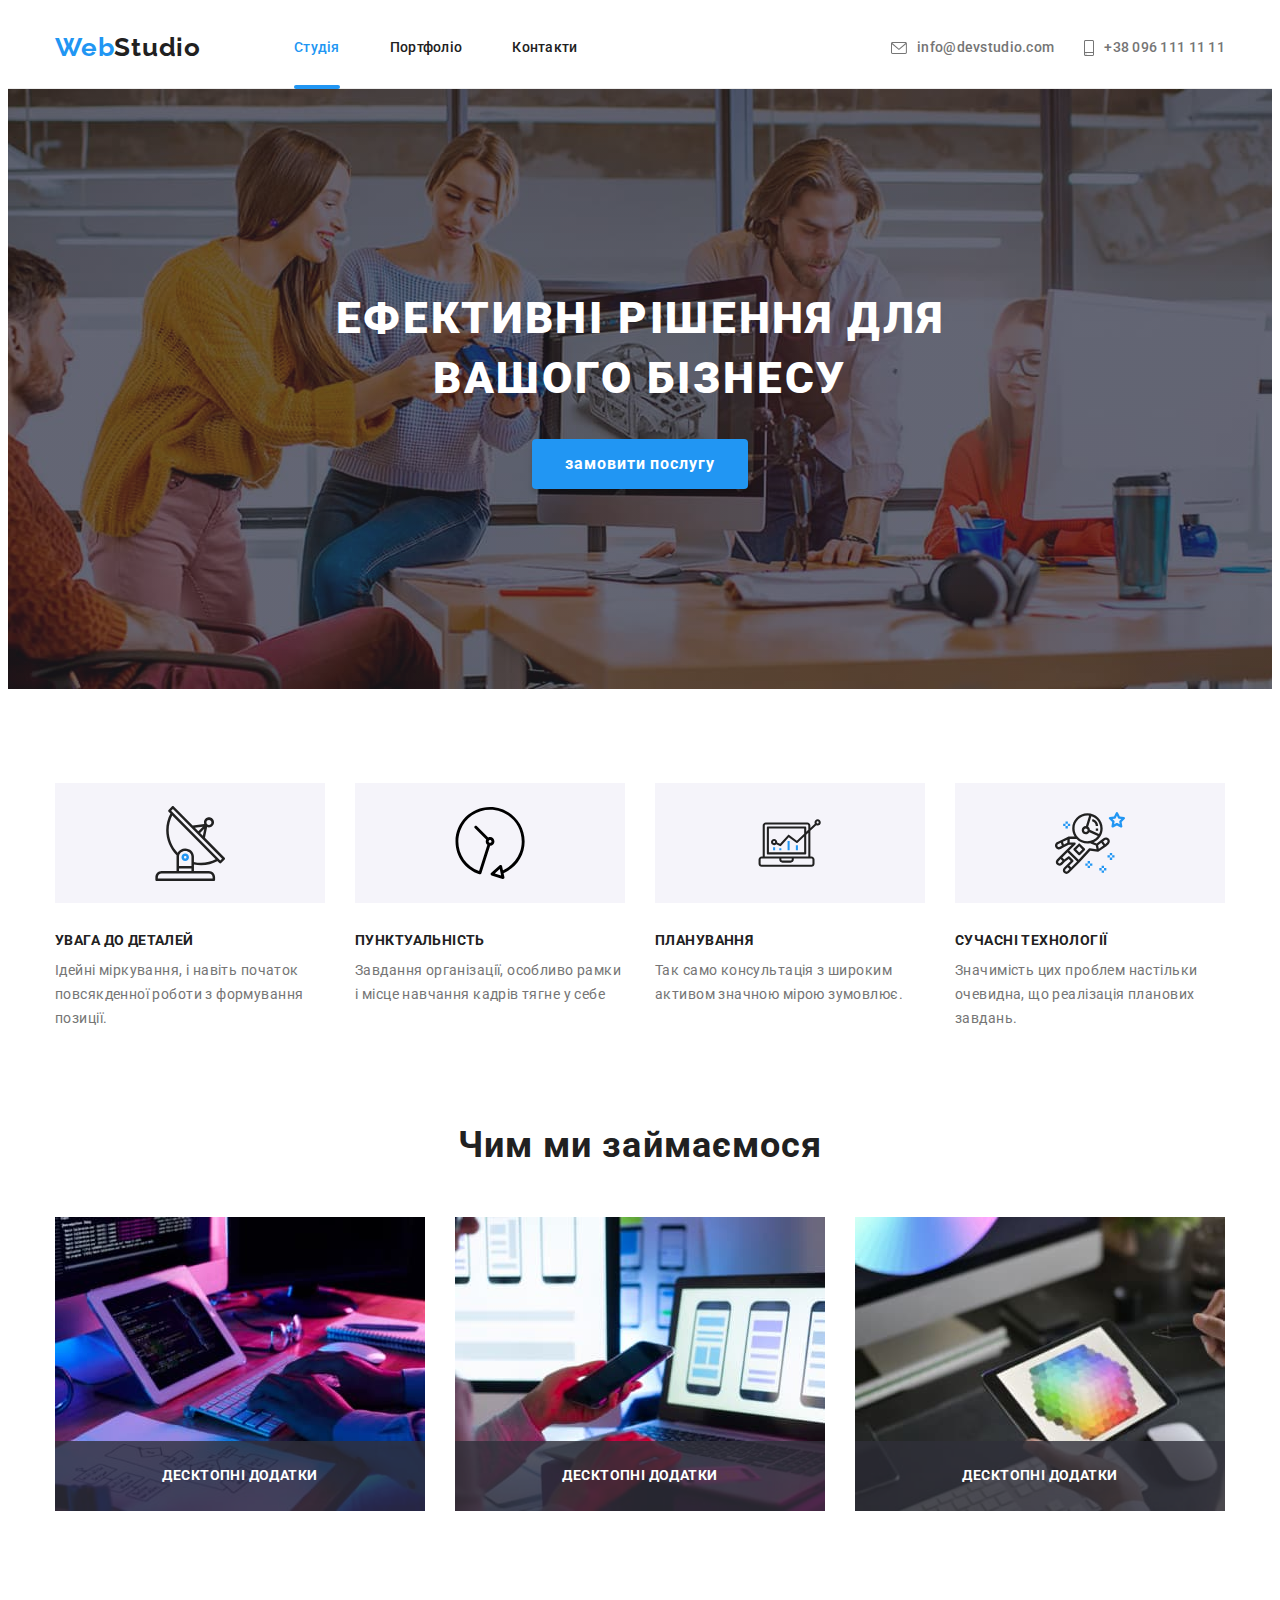
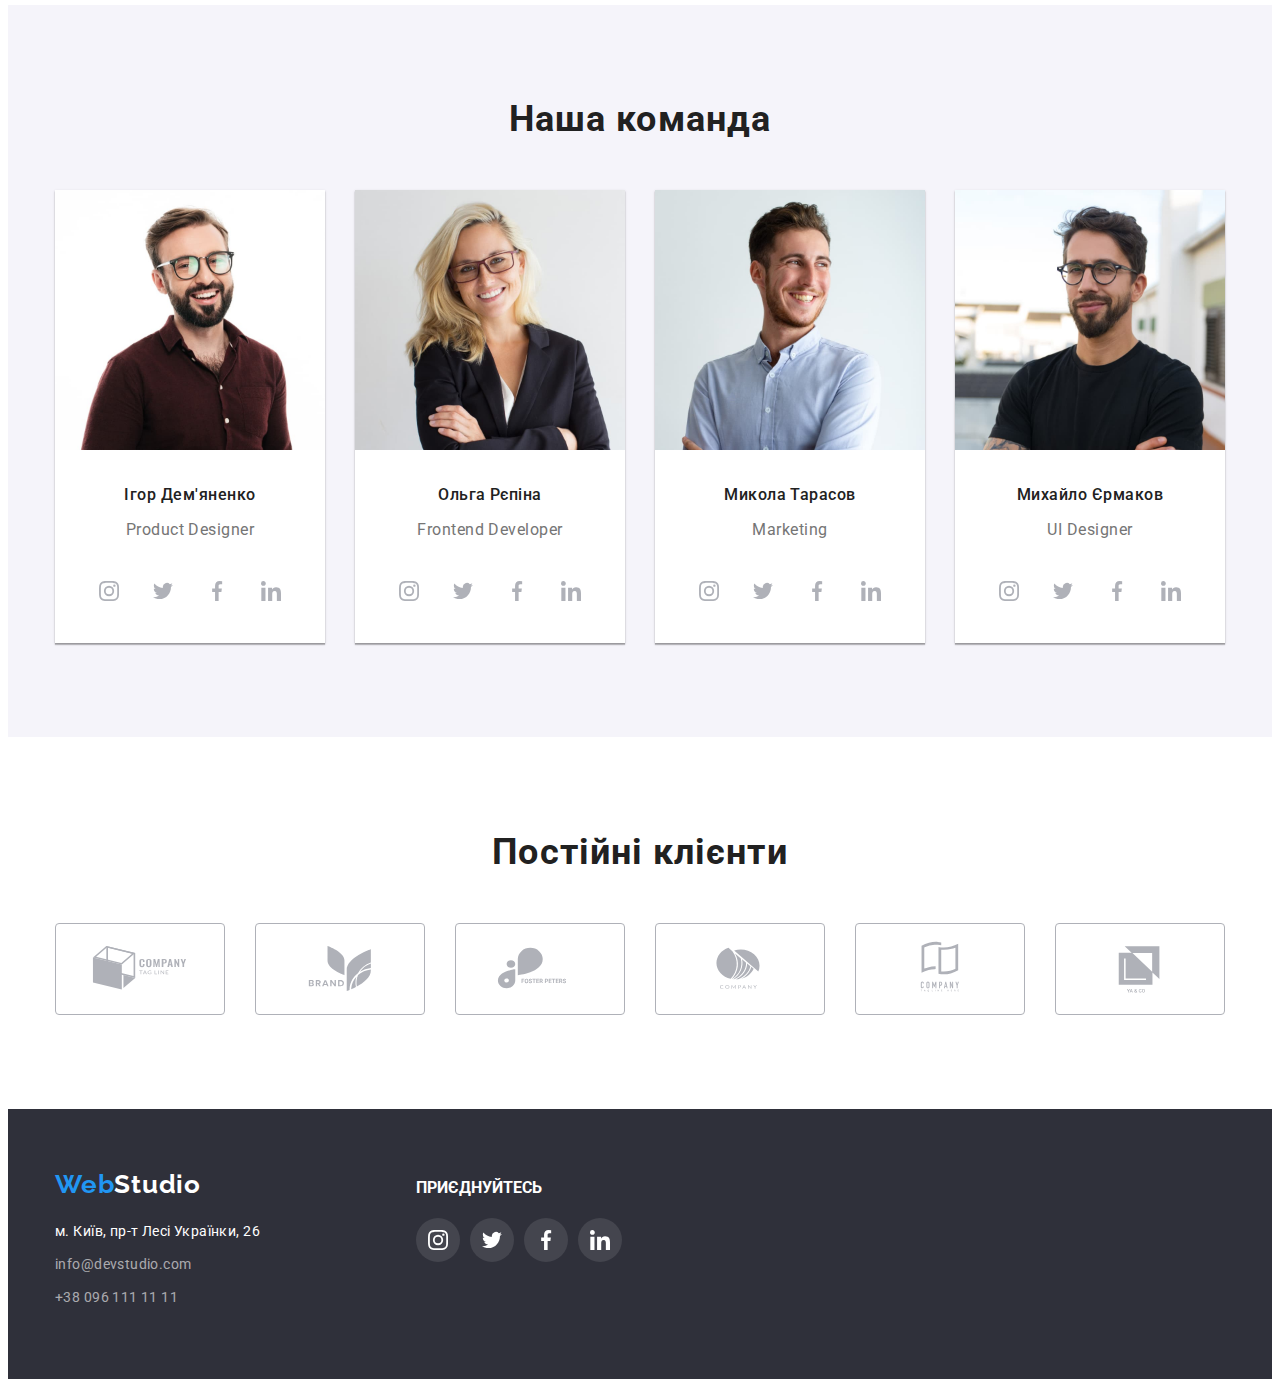
<file: index.html>
<!DOCTYPE html>
<html lang="uk">
<head>
    <meta charset="UTF-8">
    <meta http-equiv="X-UA-Compatible" content="IE=edge">
    <meta name="viewport" content="width=device-width, initial-scale=1.0">
    <title>Document</title> 
    <link rel="preconnect" href="https://fonts.googleapis.com">
    <link rel="preconnect" href="https://fonts.gstatic.com" crossorigin>
    <link href="https://fonts.googleapis.com/css2?family=Raleway:wght@700&family=Roboto:wght@400;500;700&display=swap" rel="stylesheet">
    <link rel="stylesheet" href="https://cdnjs.cloudflare.com/ajax/libs/modern-normalize/1.1.0/modern-normalize.min.css" integrity="sha512-wpPYUAdjBVSE4KJnH1VR1HeZfpl1ub8YT/NKx4PuQ5NmX2tKuGu6U/JRp5y+Y8XG2tV+wKQpNHVUX03MfMFn9Q==" crossorigin="anonymous" referrerpolicy="no-referrer" />   
    <link rel="stylesheet" href="./css/styles.css">
</head>
<body>
    
    <header class="site-header">
        <div class="container main-nove">
            <a href="./index.html" class="site-logo logo plus"><span class="site-logo logo-web">Web</span><span class="logo-studio">Studio</span></a>
        <nav>
            <ul class="site-nav list up ">
                <li class="iten box-reletiwe"> <a href="./index.html" class=" current navigetion plus site">Студія</a></li>
                <li class="iten box-reletiwe"> <a href="./portfolio.html" class="navigetion plus site">Портфоліо</a></li>
                <li class="iten box-reletiwe"> <a href="#" class="navigetion plus site">Контакти</a></li>
            </ul>
        </nav>
        <ul class="contakt list up">
            
            <li class="iten-contakt envelope list"> 
                <a href="mailto:info@devstudio.com" class="navigetion plus contakt mee envelope">
                    <svg class="icon-envelope" width="16" height="12" >
                        <use href="./images/symbol-defs.svg#icon-envelope"></use>
                    </svg>
                    info@devstudio.com
                </a>
            </li>
    
            <li class="iten-contakt smartphone"> 
                 <a href="tel:+380961111111" class="navigetion plus contakt mee mail">
                    <svg class="icon-smartphone" width="10" height="16">
                        <use href="./images/symbol-defs.svg#icon-smartphone"></use>
                    </svg>
                    +38 096 111 11 11
                </a>
            </li>
        </ul>
       </div>
       
    </header>
   <main>
        <section class="darkside hero section">
        
               <h1 class="big hero-title" id="hero-title">Ефективні рішення для вашого бізнесу</h1>
               <button type="button" class="btn primery" data-modal-open> замовити послугу </button>
        
            </section>


        <section class="section">
            <div class="container feature">
          <ul class="feature list">
              <li class="list-order antena"><h3 class="feature-title big">увага до деталей</h3>
              <p class="operations-text">Ідейні міркування, і навіть початок повсякденної роботи з формування позиції.</p></li>
              <li class="list-order vector"><h3 class="feature-title big">пунктуальність</h3>
              <p class="operations-text">Завдання організації, особливо рамки і місце навчання кадрів тягне у себе</p></li>
              <li class="list-order diagram"><h3 class="feature-title big">планування</h3>
              <p class="operations-text">Так само консультація з широким активом значною мірою зумовлює.</p></li>
             <li class="list-order astronaut"><h3 class="feature-title big">сучасні технології</h3>
             <p class="operations-text">Значимість цих проблем настільки очевидна, що реалізація планових завдань.</p></li>
          </ul>
        </div>
         </section>

         <section class="we-do section">
            <div class="container">
             <h2 class="what-we-do title">Чим ми займаємося</h2>
             <ul class="list what-we-do">
                <div class=" what-we-do box">
                    <li class="iten what-we-do">   
                         <img   src="./images/work.jpg" width="370" alt="робочий процесс дизайнера">
                        
                         <p class="what-we-do-efect">Десктопні додатки</p>
                        
                    </li>
                </div>
                <li class="iten what-we-do"> 
                   
                    <img  src="./images/work1.jpg" width="370" alt="робочий процесс дизайнера">
                
                    <p class="what-we-do-efect">Десктопні додатки</p>
                    
            </li>
                <li class="iten what-we-do">
                   
                        <img src="./images/work2.jpg" width="370" alt="робочий процесс дизайнера">
                    
                        <p class="what-we-do-efect">Десктопні додатки</p>
                
                </li>
             </ul>
            </div>
         </section>

        <section class="staff section">
            <div class="container">
             <h2 class="title staff">Наша команда</h2>
             <ul class="list staff">
                 <li class="downpicture"> 
                      <img src="./images/img.jpg" width="270" alt="Ігор Дем'яненко"> 
                      <h4 class="staff name">Ігор Дем'яненко</h4>
                      <p  class="staff posicion" lang="en">Product Designer</p>
                       
                      <ul class="list soc-list">
                        <li >
                            <a class="soc-link" href="">
                            <svg class="soc-icon" width="20" height="20">
                                <use href="./images/symbol-defs.svg#icon-instagram" ></use>
                            </svg>
                            </a>
                        </li>
                        <li>
                            <a class="soc-link" href="">
                            <svg class="soc-icon" width="20" height="20"> 
                                <use href="./images/symbol-defs.svg#icon-twitter"></use>
                            </svg>
                        </a>
                        </li>
                        <li >
                            <a class="soc-link" href="">
                            <svg class="soc-icon" width="20" height="20">
                                <use href="./images/symbol-defs.svg#icon-facebook"></use>
                            </svg>
                        </a>

                        </li>
                        <li>
                            <a class="soc-link" href="">
                            <svg class="soc-icon" width="20" height="20">
                                <use href="./images/symbol-defs.svg#icon-linkedin"></use>
                            </svg>
                        </a>
                        </li>
                      </ul>
                 </li>
                 <li class="downpicture"> 
                     <img src="./images/img1.jpg" width="270" alt="Ольга Рєпіна">
                     <h4 class="staff name">Ольга Рєпіна</h4>
                     <p class="staff posicion" lang="en">Frontend Developer</p>
                    
                     <ul class="list soc-list">
                        <li >
                            <a class="soc-link" href="">
                            <svg class="soc-icon" width="20" height="20">
                                <use href="./images/symbol-defs.svg#icon-instagram" ></use>
                            </svg>
                            </a>
                        </li>
                        <li class="www rrr">
                            <a class="soc-link" href="">
                            <svg class="soc-icon" width="20" height="20"> 
                                <use href="./images/symbol-defs.svg#icon-twitter"></use>
                            </svg>
                        </a>
                        </li>
                        <li >
                            <a class="soc-link" href="">
                            <svg class="soc-icon" width="20" height="20">
                                <use href="./images/symbol-defs.svg#icon-facebook"></use>
                            </svg>
                        </a>

                        </li>
                        <li>
                            <a class="soc-link" href="">
                            <svg class="soc-icon" width="20" height="20">
                                <use href="./images/symbol-defs.svg#icon-linkedin"></use>
                            </svg>
                        </a>
                        </li>
                      </ul>
                 </li >
                 <li class="downpicture"> 
                     <img src="./images/img2.jpg" width="270" alt="Микола Тарасов">
                     <h4 class="staff name">Микола Тарасов</h4>
                     <p class="staff posicion" lang="en">Marketing</p>
                     <ul class="list soc-list">
                        <li >
                            <a class="soc-link" href="">
                            <svg class="soc-icon" width="20" height="20">
                                <use href="./images/symbol-defs.svg#icon-instagram" ></use>
                            </svg>
                            </a>
                        </li>
                        <li>
                            <a class="soc-link" href="">
                            <svg class="soc-icon" width="20" height="20"> 
                                <use href="./images/symbol-defs.svg#icon-twitter"></use>
                            </svg>
                        </a>
                        </li>
                        <li >
                            <a class="soc-link" href="">
                            <svg class="soc-icon" width="20" height="20">
                                <use href="./images/symbol-defs.svg#icon-facebook"></use>
                            </svg>
                        </a>

                        </li>
                        <li>
                            <a class="soc-link" href="">
                            <svg class="soc-icon" width="20" height="20">
                                <use href="./images/symbol-defs.svg#icon-linkedin"></use>
                            </svg>
                        </a>
                        </li>
                      </ul>
                 </li>
                 <li class="downpicture"> 
                     <img src="./images/img3.jpg" width="270" alt="Михайло Єрмаков">
                     <h4 class="staff name">Михайло Єрмаков</h4>
                     <p class="staff posicion" lang="en">UI Designer</p>
                     <ul class="list soc-list">
                        <li >
                            <a class="soc-link" href="">
                            <svg class="soc-icon" width="20" height="20">
                                <use href="./images/symbol-defs.svg#icon-instagram" ></use>
                            </svg>
                            </a>
                        </li>
                        <li>
                            <a class="soc-link" href="">
                            <svg class="soc-icon" width="20" height="20"> 
                                <use href="./images/symbol-defs.svg#icon-twitter"></use>
                            </svg>
                        </a>
                        </li>
                        <li >
                            <a class="soc-link" href="">
                            <svg class="soc-icon" width="20" height="20">
                                <use href="./images/symbol-defs.svg#icon-facebook"></use>
                            </svg>
                        </a>

                        </li>
                        <li>
                            <a class="soc-link" href="">
                            <svg class="soc-icon" width="20" height="20">
                                <use href="./images/symbol-defs.svg#icon-linkedin"></use>
                            </svg>
                        </a>
                        </li>
                      </ul>
                 </li>
             </ul>
            </div>
        </section>
            <section class="section customers">
            <div class="container">
                <h2 class=" tile customers-title">Постійні клієнти</h2>
                <ul class=" list customers-list">
                    <li >
                        <a  class=" customers-box" href="#">
                        <svg class="icon-customers" width="106" height="60">
                            <use href="./images/symbol-defs.svg#icon-Client1"></use>
                        </svg>
                    </a>
                    </li>
                    <li >
                        <a class=" customers-box" href="#">
                            <svg class="icon-customers" width="106" height="60">
                                <use href="./images/symbol-defs.svg#icon-Client2"></use>
                            </svg>
                        </a>
                    </li>
                    <li >
                            <a class=" customers-box" href="#">
                                <svg class="icon-customers" width="106" height="60">
                                <use href="./images/symbol-defs.svg#icon-Client3"></use>
                            </svg>
                        </a>
                    </li>
                    <li>
                        <a  class=" customers-box" href="#">
                            <svg class="icon-customers" width="106" height="60">
                                <use href="./images/symbol-defs.svg#icon-Client4"></use>
                            </svg>
                        </a>
                    </li>
                    <li >
                        <a href="#" class=" customers-box">
                            <svg class="icon-customers" width="106" height="60">
                                <use href="./images/symbol-defs.svg#icon-Client5"></use>
                            </svg>
                        </a>
                    </li>
                    <li >
                        <a href="#" class=" customers-box">
                            <svg class="icon-customers" width="106" height="60">
                                <use href="./images/symbol-defs.svg#icon-Client6"></use>
                            </svg>
                        </a>
                    </li>
                
                        
                    </li>
                    
            
                </ul>

            </div>
        </section>
    </main>

    <footer class="darkside footer" >
        <div class="container down">
            <div class="information footer">
    
            <a href="./index.html" class="site-logo logo plus down"><span class="logo logo-web">Web</span><span class="logo down-studio">Studio</span></a>
        
  
        <address class="box footer" >
            <ul class="footer-contakt list contakt">
                <li class="footer address"><a class="address map" href="https://goo.gl/maps/JJp694LmXSiKLwUw6" target="_blank" rel="noopener noreferer">м. Київ, пр-т Лесі Українки, 26</a></li>
                <li class="footer address"><a class="address contact " href="mailto:info@devstudio.com">info@devstudio.com</a></li>
                <li class="footer address"><a class="address contact" href="tel:+380961111111">+38 096 111 11 11</a></li>
            </ul>
        </address>
    </div>
    
    <div class="soc-contact-footer">
        <p class="text-footer">приєднуйтесь</p>
        <ul class="list soc-list down">
            <li >
                <a class="soc-link down" href="">
                <svg class="soc-icon down" width="20" height="20">
                    <use href="./images/symbol-defs.svg#icon-instagram" ></use>
                </svg>
                </a>
            </li>
            <li>
                <a class="soc-link down" href="">
                <svg class="soc-icon down" width="20" height="20"> 
                    <use href="./images/symbol-defs.svg#icon-twitter"></use>
                </svg>
            </a>
            </li>
            <li >
                <a class="soc-link down" href="">
                <svg class="soc-icon down" width="20" height="20">
                    <use href="./images/symbol-defs.svg#icon-facebook"></use>
                </svg>
            </a>

            </li>
            <li>
                <a class="soc-link down" href="">
                <svg class="soc-icon down" width="20" height="20">
                    <use href="./images/symbol-defs.svg#icon-linkedin"></use>
                </svg>
            </a>
            </li>
          </ul>
    </div>
</div>
    </footer> 

<div class="backdrop is-hidden " data-modal > 
    <div class="modal">
        <button type="button" class="modal-btn" data-modal-close>
            <svg width="11" height="11">
                <use href="./images/symbol-defs.svg#icon-Vector" ></use>
            </svg>
        </button>
    </div>
</div>

<script src="./js/modal.js"></script>

</body>
</html>
</file>
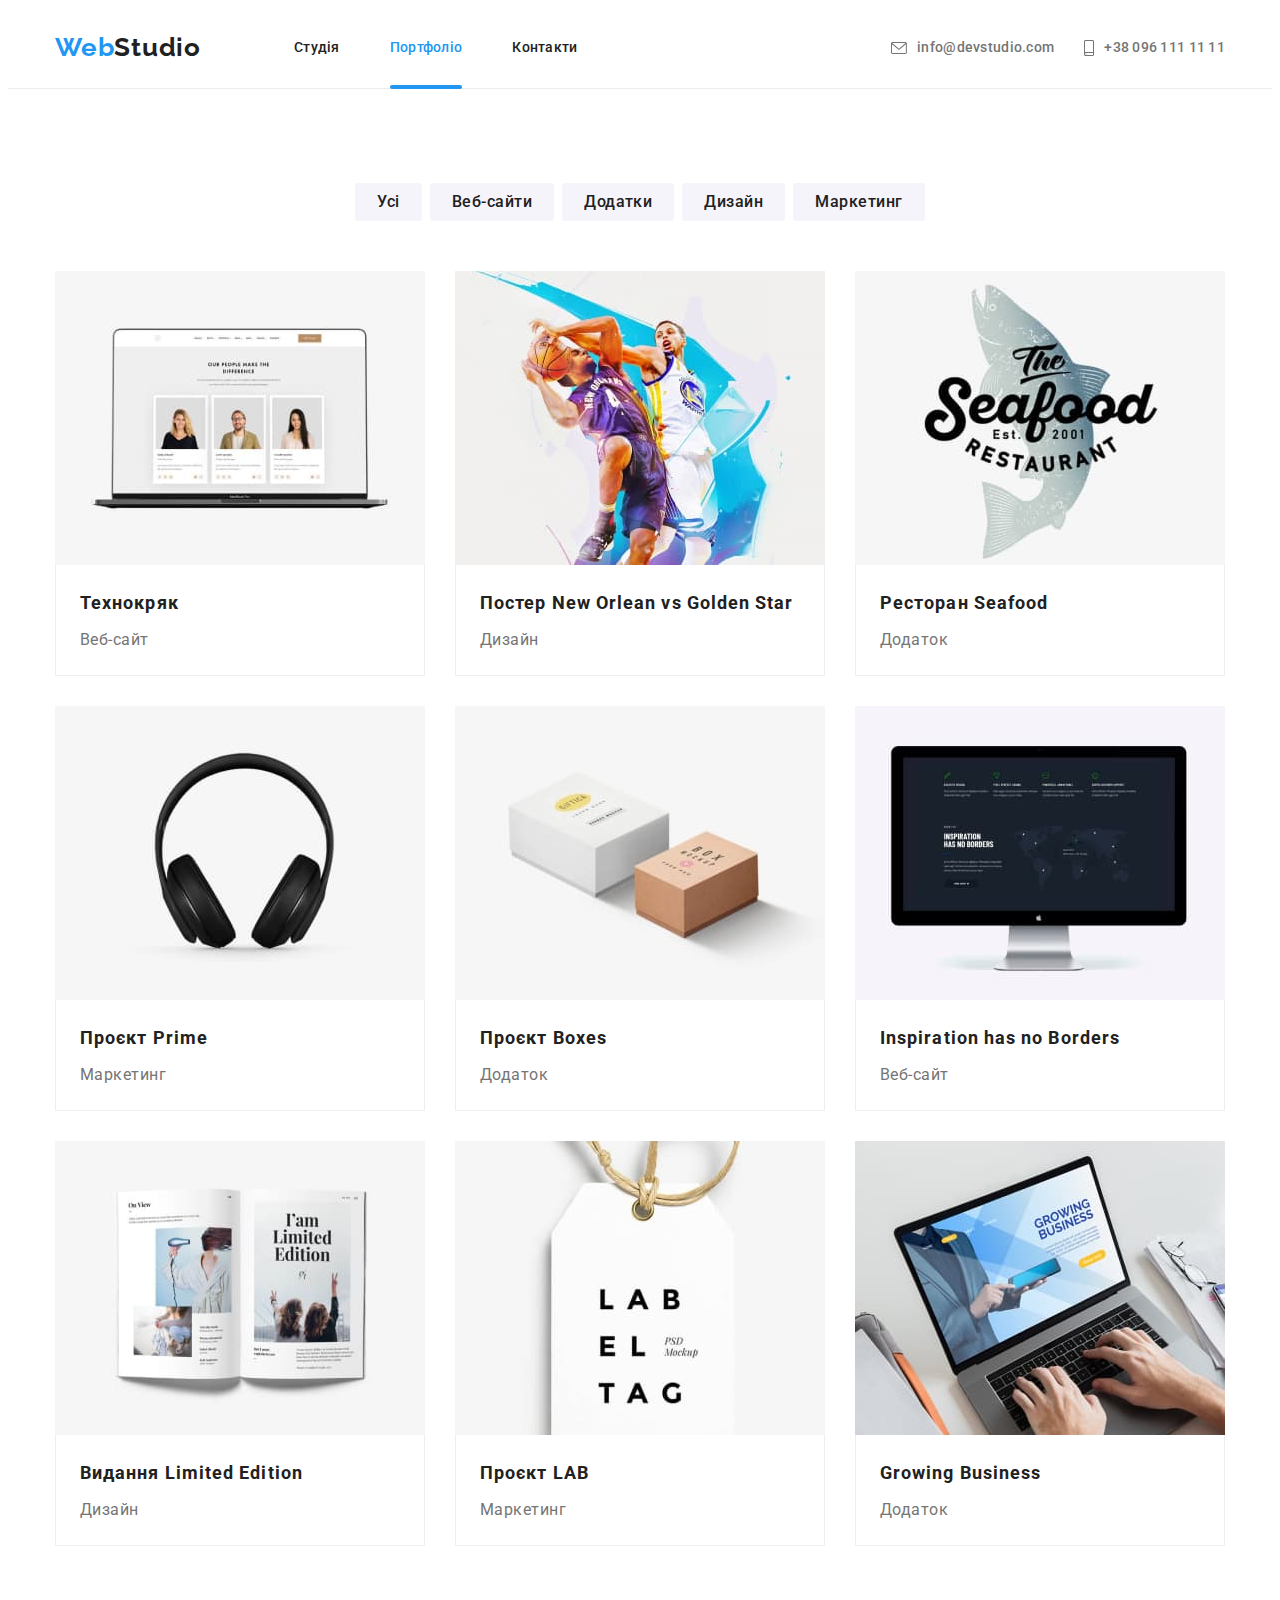
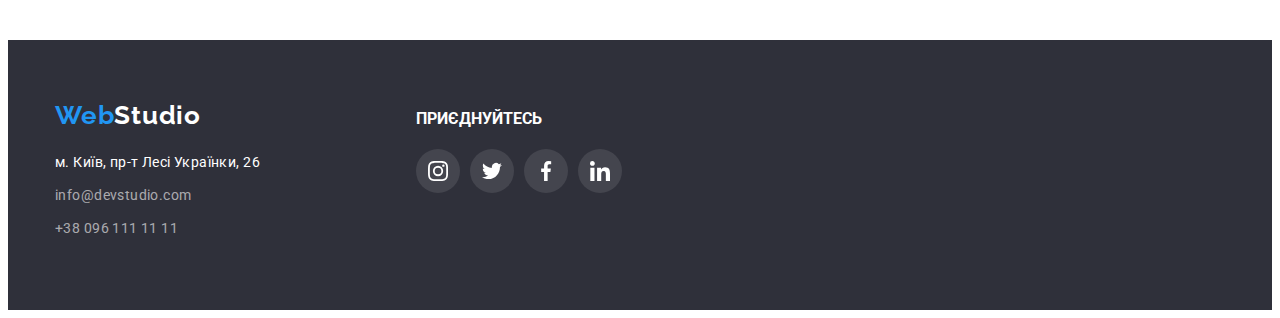
<file: portfolio.html>
<!DOCTYPE html>
<html lang="uk">
<head>
    <meta charset="UTF-8">
    <meta http-equiv="X-UA-Compatible" content="IE=edge">
    <meta name="viewport" content="width=device-width, initial-scale=1.0">
    <title>portfolio</title>
    <link rel="preconnect" href="https://fonts.googleapis.com">
    <link rel="preconnect" href="https://fonts.gstatic.com" crossorigin>
    <link href="https://fonts.googleapis.com/css2?family=Raleway:wght@700&family=Roboto:wght@400;500;700&display=swap" rel="stylesheet">
    <link rel="stylesheet" href="https://cdnjs.cloudflare.com/ajax/libs/modern-normalize/1.1.0/modern-normalize.min.css" integrity="sha512-wpPYUAdjBVSE4KJnH1VR1HeZfpl1ub8YT/NKx4PuQ5NmX2tKuGu6U/JRp5y+Y8XG2tV+wKQpNHVUX03MfMFn9Q==" crossorigin="anonymous" referrerpolicy="no-referrer" />
    <link rel="stylesheet" href="./css/styles.css">
</head>
<body>

    <header class="site-header">
        <div class="container main-nove">
            <a href="./index.html" class="site-logo logo plus"><span class="site-logo logo-web">Web</span><span class="logo-studio">Studio</span></a>
        <nav>
            <ul class="site-nav list up ">
                <li  class="iten box-reletiwe"> <a href="./index.html" class=" navigetion plus site">Студія</a></li>
                <li  class="iten box-reletiwe"> <a href="./portfolio.html" class=" current navigetion plus site">Портфоліо</a></li>
                <li  class="iten box-reletiwe"> <a href="#" class="navigetion plus site">Контакти</a></li>
            </ul>
        </nav>
        <ul class="contakt list up">
            
            <li class="iten-contakt envelope list"> 
                <a href="mailto:info@devstudio.com" class="navigetion plus contakt mee envelope">
                    <svg class="icon-envelope" width="16" height="12" >
                        <use href="./images/symbol-defs.svg#icon-envelope"></use>
                    </svg>
                    info@devstudio.com
                </a>
            </li>
    
            <li class="iten-contakt smartphone"> 
                 <a href="tel:+380961111111" class="navigetion plus contakt mee mail">
                    <svg class="icon-smartphone" width="10" height="16">
                        <use href="./images/symbol-defs.svg#icon-smartphone"></use>
                    </svg>
                    +38 096 111 11 11
                </a>
            </li>
        </ul>
       </div>
       
    </header>


<main>
    <section class="section portfolio">
        <div class="container">

    <h1 class="visually hidden is">Portfolio</h1>
    <ul class="list portfolio">
        <li class="iten"> <button type="button" class="btn secondary"> Усі </button></li>
        <li class="iten"> <button type="button" class="btn secondary"> Веб-сайти </button></li>
        <li class="iten"> <button type="button" class="btn secondary"> Додатки </button></li>
        <li class="iten"> <button type="button" class="btn secondary"> Дизайн </button></li>
        <li class="iten"> <button type="button" class="btn secondary"> Маркетинг </button></li>
    </ul>

    <ul class="list choice">
        <li class="iten-box"> 
            <div class="choice-item-imege">
            <div class="item-imege">
            <a href="#" class=" iten-box-link">
               <img  src="./images/p1.jpg" width="370" alt="Технокряк"> 
               <p class="item-imege-text">Ресурс пропонує комплексні пропозиції з різним рівнем функціоналу та сервісів. Все це дозволить відвідувачу отримати
                вичерпні відомості про компанію чи приватну особу.</p>
            </a>
            </div>
        <div class="content">
            <h2 class="choice title">Технокряк</h2>
            <p class="choice text">Веб-сайт</p>
        </div>
        </div>
   
       </li>
       <li class="iten-box"> 
        <div class="choice-item-imege">
             <div class="item-imege">
        <a href="#" class="iten-box-link item-imege">
            <img src="./images/p2.jpg" width="370" alt="Постер New Orlean vs Golden Star"> 
           <p class="item-imege-text">Ресурс пропонує комплексні пропозиції з різним рівнем функціоналу та сервісів. Все це
            дозволить відвідувачу отримати
            вичерпні відомості про компанію чи приватну особу.</p>
            </a>
             </div>
            <div class="content">
            <h2 class="choice title">Постер New Orlean vs Golden Star</h2>
            <p class="choice text">Дизайн</p>
        </div> 
        </div>
        
       </li>
       <li class="iten-box"> 
        <div class="choice-item-imege">
         <div class="item-imege">
        <a href="#" class="iten-box-link item-imege">
            <img src="./images/p3.jpg" width="370" alt="Ресторан Seafood"> 
            <p class="item-imege-text">Ресурс пропонує комплексні пропозиції з різним рівнем функціоналу та сервісів. Все це
                дозволить відвідувачу отримати
                вичерпні відомості про компанію чи приватну особу.</p>
                </a>
                 </div>
        <div class="content">    
            <h2 class="choice title">Ресторан Seafood</h2>
            <p class="choice text">Додаток</p>
        </div>
        </div>
        
       </li>
       <li class="iten-box">
        <div class="choice-item-imege">
         <div class="item-imege">
        <a href="#" class="iten-box-link item-imege">
            <img src="./images/p4.jpg" width="370" alt="Проєкт Prime"> 
            <p class="item-imege-text">Ресурс пропонує комплексні пропозиції з різним рівнем функціоналу та сервісів. Все це
            дозволить відвідувачу отримати
            вичерпні відомості про компанію чи приватну особу.</p>
        </a>
         </div>
            <div class="content">
            <h2 class="choice title">Проєкт Prime</h2>
            <p class="choice text">Маркетинг</p>
        </div>
        </div>
      
       </li>
       <li class="iten-box">
        <div class="choice-item-imege">
         <div class="item-imege">
        <a href="#" class="iten-box-link item-imege">
            <img src="./images/p5.jpg" width="370" alt="Проєкт Boxes"> 
        <p class="item-imege-text">Ресурс пропонує комплексні пропозиції з різним рівнем функціоналу та сервісів. Все це
            дозволить відвідувачу отримати
            вичерпні відомості про компанію чи приватну особу.</p>
        </a>
         </div>
            <div class="content">    
            <h2 class="choice title">Проєкт Boxes</h2>
            <p class="choice text">Додаток</p>
        </div>
        </div>
        
       </li>
       <li class="iten-box">
        <div class="choice-item-imege">
         <div class="item-imege">
        <a href="#" class="iten-box-link item-imege">
            <img src="./images/p6.jpg" width="370" alt="Inspiration has no Borders"> 
            <p class="item-imege-text">Ресурс пропонує комплексні пропозиції з різним рівнем функціоналу та сервісів. Все це
            дозволить відвідувачу отримати
            вичерпні відомості про компанію чи приватну особу.</p>
        </a>
         </div>
            <div class="content">
            <h2 class="choice title" lang="en">Inspiration has no Borders</h2>
            <p class="choice text">Веб-сайт</p>
        </div>
        </div>

       </li>
       <li class="iten-box">
        <div class="choice-item-imege">
         <div class="item-imege"> 
            <a href="#" class="iten-box-link item-imege">
            <img src="./images/p7.jpg" width="370" alt="Видання Limited Edition"> 
            <p class="item-imege-text">Ресурс пропонує комплексні пропозиції з різним рівнем функціоналу та сервісів. Все це
             дозволить відвідувачу отримати
             вичерпні відомості про компанію чи приватну особу.</p>
        </a>
         </div>
            <div class="content">
            <h2 class="choice title">Видання Limited Edition</h2>
            <p class="choice text">Дизайн</p>
        </div>
        </div>

       </li>
       <li class="iten-box">
        <div class="choice-item-imege">
         <div class="item-imege">
        <a href="#" class="iten-box-link item-imege">
            <img src="./images/p8.jpg" width="370" alt="Проєкт LAB"> 
            <p class="item-imege-text">Ресурс пропонує комплексні пропозиції з різним рівнем функціоналу та сервісів. Все це
            дозволить відвідувачу отримати
            вичерпні відомості про компанію чи приватну особу.</p>
        </a>
         </div>
            <div class="content">
            <h2 class="choice title">Проєкт LAB</h2>
            <p class="choice text">Маркетинг</p>
        </div>
        </div>
        
       </li>
       <li class="iten-box"> 
        <div class="choice-item-imege">
         <div class="item-imege">
        <a href="#" class="iten-box-link item-imege">
            <img src="./images/p9.jpg" width="370" alt="Growing Business"> 
    <p class="item-imege-text">Ресурс пропонує комплексні пропозиції з різним рівнем функціоналу та сервісів. Все це
        дозволить відвідувачу отримати
        вичерпні відомості про компанію чи приватну особу.</p>
    </a>
     </div>
            <div class="content">
            <h2 class="choice title" lang="en">Growing Business</h2>
            <p class="choice text">Додаток</p>
        </div>
        </div>
        
       </li>
    </ul>
</div>

</section>
</main>


<footer class="darkside footer" >
    <div class="container down">
        <div class="information footer">

        <a href="./index.html" class="site-logo logo plus down"><span class="logo logo-web">Web</span><span class="logo down-studio">Studio</span></a>
    

    <address class="box footer" >
        <ul class="footer-contakt list contakt">
            <li class="footer address"><a class="address map" href="https://goo.gl/maps/JJp694LmXSiKLwUw6" target="_blank" rel="noopener noreferer">м. Київ, пр-т Лесі Українки, 26</a></li>
            <li class="footer address"><a class="address contact " href="mailto:info@devstudio.com">info@devstudio.com</a></li>
            <li class="footer address"><a class="address contact" href="tel:+380961111111">+38 096 111 11 11</a></li>
        </ul>
    </address>
</div>

<div class="soc-contact-footer">
    <p class="text-footer">приєднуйтесь</p>
    <ul class="list soc-list down">
        <li >
            <a class="soc-link down" href="">
            <svg class="soc-icon down" width="20" height="20">
                <use href="./images/symbol-defs.svg#icon-instagram" ></use>
            </svg>
            </a>
        </li>
        <li>
            <a class="soc-link down" href="">
            <svg class="soc-icon down" width="20" height="20"> 
                <use href="./images/symbol-defs.svg#icon-twitter"></use>
            </svg>
        </a>
        </li>
        <li >
            <a class="soc-link down" href="">
            <svg class="soc-icon down" width="20" height="20">
                <use href="./images/symbol-defs.svg#icon-facebook"></use>
            </svg>
        </a>

        </li>
        <li>
            <a class="soc-link down" href="">
            <svg class="soc-icon down" width="20" height="20">
                <use href="./images/symbol-defs.svg#icon-linkedin"></use>
            </svg>
        </a>
        </li>
      </ul>
</div>
</div>
</footer>   
</body>         
</html>
</file>
<file: css/styles.css>
html{
    box-sizing: border-box;
}
*,
*::before,
*::after{
    box-sizing: inherit;
}

:root {
    --primery-text-colot: #212121;
    --button-color: #2196F3;
    --back-color: #FFFFFF;
    --sbc: #2F303A;
    --contact-color: #757575;
    --white-whis-transparency: rgba(255, 255, 255, 0.6);
    --bgr-staff: #F5F4FA;
    --soc-link: #AFB1B8;
    
}

body {
    background-color: var(--back-color);
    color: var(--primery-text-colot);
    font-family: 'Roboto', sans-serif;
    
}    



.list{
    list-style: none;
   
}

.list a{
    text-decoration: none;
}

.big{
    text-transform: uppercase;

}
.title{
font-weight: 700;
letter-spacing: 0.03em;
}
h1,h2,h3,h4,p,ul,img{
    padding: 0;
    margin: 0;
}
img{
    display:block;
    max-width: 100%;
}
.section{
    padding-bottom: 94px;
    padding-top: 94px;
}
.container{
    width: 1200px;
    margin-left: auto;
    margin-right: auto;
    
    padding-left: 15px;
    padding-right: 15px;
    
}


/*header*/
.site-nav.up{
    display: flex; 
}
.contakt.up{
    display: flex;
    margin-left: auto;
}
.container.main-nove{
    display: flex;
    align-items: center;
    
}


.logo-web{
    color: var(--button-color) ;
}

.site-logo.plus{
    font-family: 'Raleway';
    font-style: normal;
    font-weight: 700;
    font-size: 26px;
    line-height: 1.2;
    text-decoration: none;
    letter-spacing: 0.03em;
    color: var(--button-color);
    margin-right: 93px;
   
}
.site-logo.plus:last-child{
    margin: 0;
}
.site-header{
   
    border-bottom: 1px solid #ECECEC;
}
.site-nav.list .iten,
.contakt.list .iten{
    margin-right: 50px;
}
.site-nav.list .iten:last-child,
.contakt.list .iten:last-child{
    margin-right: 0;
}
.navigetion.plus {
    font-weight: 500;
    font-size: 14px;
    line-height: 1.14;
    color: var(--primery-text-colot);
    letter-spacing: 0.02em;
    padding-top: 32px;
    padding-bottom: 32px;
    display: block;
    transition: color 250ms cubic-bezier(0.4, 0, 0.2, 1),
    fill 250ms cubic-bezier(0.4, 0, 0.2, 1);
}

.navigetion.plus:hover,
.navigetion.plus:focus{
    color: var(--button-color);
    fill: var(--button-color);
    
}
.iten-contakt.envelope,
.contakt.mee {
    font-weight: 500;
    font-size: 14px;
    line-height: 1.14;
    color: var(--contact-color);
    letter-spacing: 0.02em;
    transition: color 250ms cubic-bezier(0.4, 0, 0.2, 1);
}
.box-reletiwe{
    position: relative;
    display: flex;
}
.navigetion.plus::after{
content: "";
display: flex;
position: absolute;
left: 0;
bottom: -1px;
width: 100%;
height: 4px;
border-radius: 2px;
background-color:var(--button-color);
transform: scaleX(0);
transition: transform 250ms cubic-bezier(0.4, 0, 0.2, 1),
position 250ms cubic-bezier(0.4, 0, 0.2, 1);
}

.navigetion.plus.site:hover::after{
content: "";
display: flex;
position: absolute;
left: 0;
bottom: -1px;
width: 100%;
height: 4px;
border-radius: 2px;
background: var(--button-color);
transform:scaleX(1)
}



.icon-envelope{
    fill: currentColor;
}
.icon-smartphone{
   fill: currentColor;
}


.site-nav a.current {
    color: var(--button-color);
}

.site-nav .current::after {
content: "";
display: flex;
position: absolute;
left: 0;
bottom: -1px;
width: 100%;
height: 4px;
border-radius: 2px;
background: var(--button-color);
transform: scaleX(1)

}


.logo-studio
{
    color:var(--primery-text-colot);
}

.navigetion.plus.mee{
    display: flex;
    
    justify-content: center;
    align-items: center;
    gap: 10px;
}
.me.envelope{
    display: block;
}


.icon-smartphone{
    margin-left: 30px;
}
.iten-contakt.envelope:hover,
.iten-contakt.envelope:focus{
    color: var(--button-color);
    fill: var(--button-color);
    
}



/*hero*/
.darkside.hero{
    text-align: center;
    padding-top: 200px;
    padding-bottom: 200px;
    height: 600px;
    max-width: 1600px;
    margin-left: auto;
    margin-right: auto;
    background-image:linear-gradient(
        to right,
        rgba(47, 48, 58, 0.4),
        rgba(47, 48, 58, 0.4)),
         url(../images/overlay.jpg);
    background-repeat: no-repeat;
    background-size:cover;
    background-position: center;
}
.hero-title{
   
    font-weight: 900;
    font-size: 44px;
    line-height: 1.36;
    letter-spacing: 0.06em;
    color: var(--back-color);
    letter-spacing: 0.06em;
    margin-bottom: 30px;
    width: 696px;
    margin-left: auto;
    margin-right: auto;
    
}

.btn {
    font-family: 'Roboto';
    font-weight: 700;
    font-size: 16px;
    line-height: 1.875;
    text-align: center;
    letter-spacing: 0.06em;
    cursor: pointer;
   
    text-align: center;
    display: inline-block;
    border:none;
}

.btn.primery{
    color: var(--back-color);
    background-color: var(--button-color);
    border-radius: 4px;
    padding: 10px 32px;
    min-width: 216px;
    height: 50px;
    box-shadow: 0px 4px 4px rgba(0, 0, 0, 0.15);
    transition: background-color 250ms cubic-bezier(0.4, 0, 0.2, 1);
    
}
.btn.primery:hover,
.btn.primery:focus,
.btn.primery:active{
    background-color: #188CE8;
    
}

.btn.secondary{
    font-family: 'Roboto';
    font-weight: 500;
    font-size: 16px;
    line-height: 1.625;
    letter-spacing: 0.03em;
    background-color: #F5F4FA;
    color: var(--primery-text-colot);
    border-radius: 3px;
   
    padding: 6px 22px;
    transition: color 250ms cubic-bezier(0.4, 0, 0.2, 1),
    background-color 250ms cubic-bezier(0.4, 0, 0.2, 1),
    box-shadow 250ms cubic-bezier(0.4, 0, 0.2, 1);
}

.btn.secondary:hover,
.btn.secondary:focus,
.btn.secondary:active{
    background-color: var(--button-color);
    color: var(--back-color);
    box-shadow: 0px 3px 1px rgba(0, 0, 0, 0.1), 0px 1px 2px rgba(0, 0, 0, 0.08), 0px 2px 2px rgba(0, 0, 0, 0.12);
}

.darkside{
    color: var(--back-color);
    background-color: var(--sbc);
}

/*feature*/
.feature.list{
    display:flex ;
    flex-wrap: wrap;
  
}

 .list-order{
    margin-right: 30px;
    width: 270px;
  
}
.list-order::before{
    display: block;
    content: "";
    height: 120px;
    background-repeat: no-repeat;
    background-size: 70px;
    background-position: center;
    background-color: var(--bgr-staff);
    

}
.list-order.antena::before{
    background-image: url(../images/SVG/antena.svg);
}
.list-order.vector::before{
    background-image: url(../images/SVG/Vector.svg);
}
.list-order.diagram::before{
    background-image: url(../images/SVG/diagram.svg);
}
.list-order.astronaut::before{
    background-image: url(../images/SVG/astronaut.svg);
}

.list-order:nth-child(4n){
    margin: 0;
}

.feature-title{
    margin-top: 30px;
margin-bottom: 10px;  
font-weight: 700;
font-size: 14px;
line-height: 1.14;
letter-spacing: 0.03em;



color: var(--primery-text-colot);
}

.operations-text{  
font-size: 14px;
line-height: 1.71;
color: var(--contact-color);
letter-spacing: 0.03em;

}


/*what-we-do*/
.we-do.section{
    padding-top: 0;
    
}
.iten.what-we-do{
    position: relative;
}


.what-we-do.title{
    text-align: center;
    margin-bottom: 50px;
    font-size: 36px;
    line-height: 1.16;
}
.what-we-do.list{
    display: flex;
    
    flex-wrap: wrap;
}
.what-we-do.iten{
    margin-right: 30px;
}
.what-we-do.iten:nth-child(3n){
    margin-right: 0;
}


.what-we-do-efect{
    text-transform: uppercase;
    width: 100%;
    position: absolute;
    bottom: 0;
    left: 0;
    padding-top: 27px;
    padding-bottom: 27px;
    color: var(--back-color);
    background-color: rgba(47, 48, 58, 0.8);
    width: 370px;
    height: 70px;
    font-weight: 700;
    font-size: 14px;
    line-height: 1.14;
    text-align: center;
    letter-spacing: 0.03em;
    text-align: center;

}

/*staff*/
.staff{
    background-color: var(--bgr-staff);
}

.staff.list{
    display: flex;
    flex-wrap: wrap;

}

.title.staff{
    font-weight: 700;
    font-size: 36px;
    line-height: 1.16;
    letter-spacing: 0.03em;
    margin-bottom: 50px;
    text-align: center;
 

}

.staff.name{
    margin-top: 30px;
    margin-bottom: 10px;
    font-weight: 500;
    font-size: 16px;
    line-height: 1.87;
    letter-spacing: 0.03em;
    background-color: var(--back-color);
}

.staff.posicion{
    font-size: 16px;
    line-height: 19px;
    letter-spacing: 0.03em;
    color: var(--contact-color);
    background-color: var(--back-color);
    padding-bottom: 30px;
}


.downpicture{
    box-shadow: 0px 1px 3px rgba(0, 0, 0, 0.12), 0px 1px 1px rgba(0, 0, 0, 0.14), 0px 2px 1px rgba(0, 0, 0, 0.2);
    background-color: var(--back-color);
    margin-right: 30px;
    text-align: center;
}
.soc-list{
    
    display: flex;
    justify-content: center;
    gap: 10px;
    margin-bottom: 30px;

    
    
    
}
.soc-link{
    width: 44px;
    height: 44px;
    display: flex;
    border-radius: 50%;
    background-color: currentColor;
    align-items: center;
    justify-content: center;
    color:  var(--back-color);
    fill:var(--soc-link);
    transition: color 250ms cubic-bezier(0.4, 0, 0.2, 1),
    background-color 250ms cubic-bezier(0.4, 0, 0.2, 1);
}
.soc-icon{
    fill: var(--soc-link);
    transition: fill 250ms cubic-bezier(0.4, 0, 0.2, 1);
    
}



.soc-link:hover, .soc-link:focus{
    color: var(--button-color);
    
   
}
.soc-link:hover > .soc-icon,
.soc-link:focus > .soc-icon{
    fill: var(--back-color);
    
}



.downpicture:nth-child(4n){
    margin: 0;
}

/*footer*/
.darkside.footer{
    padding-top: 60px;
    padding-bottom: 60px;
    
}

.site-logo.down{
    margin-bottom: 20px;
    display: inline-block;
    margin-right: 0;
}
.darkside{
    color: var(--back-color);
    background-color: var(--sbc);
    
}
.footer.address{
    margin-bottom: 9px;
}



.address.contact{
  
    font-style: normal;
    font-size: 14px;
    line-height: 1.71;
    letter-spacing: 0.03em;
    color: var(--white-whis-transparency);
    display: inline-block;
    transition: color 250ms cubic-bezier(0.4, 0, 0.2, 1);
    
    
}



.address.map{
  
    font-style: normal;
    font-size: 14px;
    line-height: 1.71;
    letter-spacing: 0.03em;
    color: var(--back-color);
    display: inline-block;
    transition: color 250ms cubic-bezier(0.4, 0, 0.2, 1);
  
}
.address.map:hover,
.address.map:focus,
.address.contact:focus,
.address.contact:hover{
    color: var(--button-color);
 
}




.logo.logo-web{
    color: var(--button-color);
    transition: color 250ms cubic-bezier(0.4, 0, 0.2, 1);
    
}
.logo.down-studio{
    color: var(--back-color);
    transition: color 250ms cubic-bezier(0.4, 0, 0.2, 1);
}

.text-footer{
    font-weight: 700;
    size: 14px;
    line-height: 1.17;
    color: var(--back-color);
    margin-bottom: 20px;
    text-transform: uppercase;
    transition: color 250ms cubic-bezier(0.4, 0, 0.2, 1);
}


.soc-list.down{
    justify-content: start;
}
.soc-link.down{
  color: rgba(255, 255, 255, 0.1); 
transition: color 250ms cubic-bezier(0.4, 0, 0.2, 1),
fill 250ms cubic-bezier(0.4, 0, 0.2, 1);

}

.soc-icon.down{
    fill:var(--back-color);
    transition: fill 250ms cubic-bezier(0.4, 0, 0.2, 1);
   
}
.container.footer{
    display: flex;
    
    align-items: baseline;
}
.soc-contact-footer{
    margin-left: 156px;
}


.soc-link.down:hover, .soc-link:focus{
    color: var(--button-color);
    fill: var(--back-color);
  
}
/*portfolio*/

.list.portfolio{
    display: flex;
    justify-content: center;
    margin-bottom: 50px;
}
.list.portfolio .iten{

    margin-right: 8px;
}
.list.portfolio .iten:nth-child(5n) {
    margin: 0;
}

.list.choice{
    color: var(--primery-text-colot);
    display: flex;
    flex-wrap: wrap;
   
    margin-top: -30px;
    margin-left: -30px;
   

}

.list.choice .iten-box{
    margin-left: 30px;
    margin-top: 30px;
    flex-basis: calc(100% / 3 - 30px);
   

}
.choice.title{
    font-weight: 700;
    font-size: 18px;
    line-height: 2;
    letter-spacing: 0.06em;
    color: var(--primery-text-colot);
    margin-bottom: 4px;

}

.choice.text{
    font-weight: 400;
    font-size: 16px;
    line-height: 1.875;
    letter-spacing: 0.03em;
    color: var(--contact-color);

    
}
.visually.hidden {
    position: absolute;
    width: 1px;
    height: 1px;
    margin: -1px;
    border: 0;
    padding: 0;
    
    white-space: nowrap;
    clip-path: inset(100%);
    clip: rect(0 0 0 0);
    overflow: hidden;
  }
  .iten-box .content{
    padding: 20px 24px;
    border-bottom: 1px solid #EEEEEE;
    border-left: 1px solid #EEEEEE;
    border-right: 1px solid #EEEEEE;

  }


.choice-item-imege .item-imege-text{
transition: transform 250ms cubic-bezier(0.4, 0, 0.2, 1),
 opacity 250ms cubic-bezier(0.4, 0, 0.2, 1);
}

.choice-item-imege:hover .item-imege-text{
transform: translateY(0);
    opacity: 1;
}

 .iten-box:hover,
.iten-box:focus{
    display: block;
    width: 100%;
    height: 100%;
    box-shadow: 0px 1px 1px rgba(0, 0, 0, 0.12), 0px 4px 4px rgba(0, 0, 0, 0.06), 1px 4px 6px rgba(0, 0, 0, 0.16);
  

    

}

.item-imege{
    position: relative;
    overflow: hidden;

    
     
}

.item-imege-text{
    position: absolute;
    height: 294px;
    background-color: rgba(33, 150, 243, 0.9);
    bottom: 0;
    left: 0;
    font-size: 18px;
    font-weight: 1.56;
    letter-spacing: 0.03em;
    color: var(--back-color);
    padding: 64px 24px;
    transform: translateY(100%);
    
    opacity: 0;
    transition: transform  250ms cubic-bezier(0.4, 0, 0.2, 1);
    
}


  /*customers*/
  .section.customers{
    padding-bottom: 0;
  }
  .customers-title{
    margin-bottom: 50px;
    text-align: center;
    font-weight: 700;
    font-size: 36px;
    line-height: 1.17;
    letter-spacing: 0.03em;
    
  }
  .container.down{
    align-items:baseline;
    display: flex;
  }
  .customers-list{


    display: inline-flex;
    flex-wrap: wrap;
    justify-content: center;
    align-items: center;
    margin-bottom: 94px;
    column-gap: 30px;


  }

.customers-box{
    display: flex;
    width: 170px;
    height: 92px;
    border: 1px solid #AFB1B8;
    border-radius: 4px;
    justify-content: center;
    align-items: center;
    transition: border 250ms cubic-bezier(0.4, 0, 0.2, 1),
    fill 250ms cubic-bezier(0.4, 0, 0.2, 1),
    border 250ms cubic-bezier(0.4, 0, 0.2, 1);
}
.icon-customers{
    justify-content: center;
    align-items: center;
    fill: var(--soc-link);
    transition: fill 250ms cubic-bezier(0.4, 0, 0.2, 1);
}

.customers-box:hover,
.customers-box:focus{
    border: 1px solid var(--button-color);
}

.customers-box:hover > .icon-customers,
.customers-box:focus >  .icon-customers{
 fill: var(--button-color);
}


/*backdrop*/

.backdrop{
    position: fixed;
    top: 0;
    left: 0;
    width: 100%;
    height: 100%;
    background-color: rgba(0, 0, 0, 0.2);
    opacity: 1;
    transition: opacity 250ms cubic-bezier(0.4, 0, 0.2, 1);
}

.backdrop.is-hidden{
    opacity: 0;

    pointer-events: none;
    
}

.backdrop.is-hidden .modal {
    transform: translate(-50%, -50%) scale(0.6);
    
}

.modal{
    width: 528px;
    min-height: 581px;
    background-color: var(--back-color);
    position: absolute;
    top: 50%;
    left: 50%;
    transform: translate(-50%, -50%) scale(1); 
    border-radius: 4px; 
    box-shadow: 0px 1px 3px rgba(0, 0, 0, 0.12), 0px 1px 1px rgba(0, 0, 0, 0.14),
    0px 2px 1px rgba(0, 0, 0, 0.2);

    transition: transform 250ms cubic-bezier(0.4, 0, 0.2, 1);

    
}

.modal-btn{
   width: 30px;
   height: 30px;
   border: 1px solid #212121;
   border-radius: 50%;
   background-color: transparent;
   position: absolute;
   right: 10px;
   top: 10px;
   display: flex;
   align-items: center;
   justify-content: center;
   padding: auto;
   cursor: pointer;
   

}
</file>
